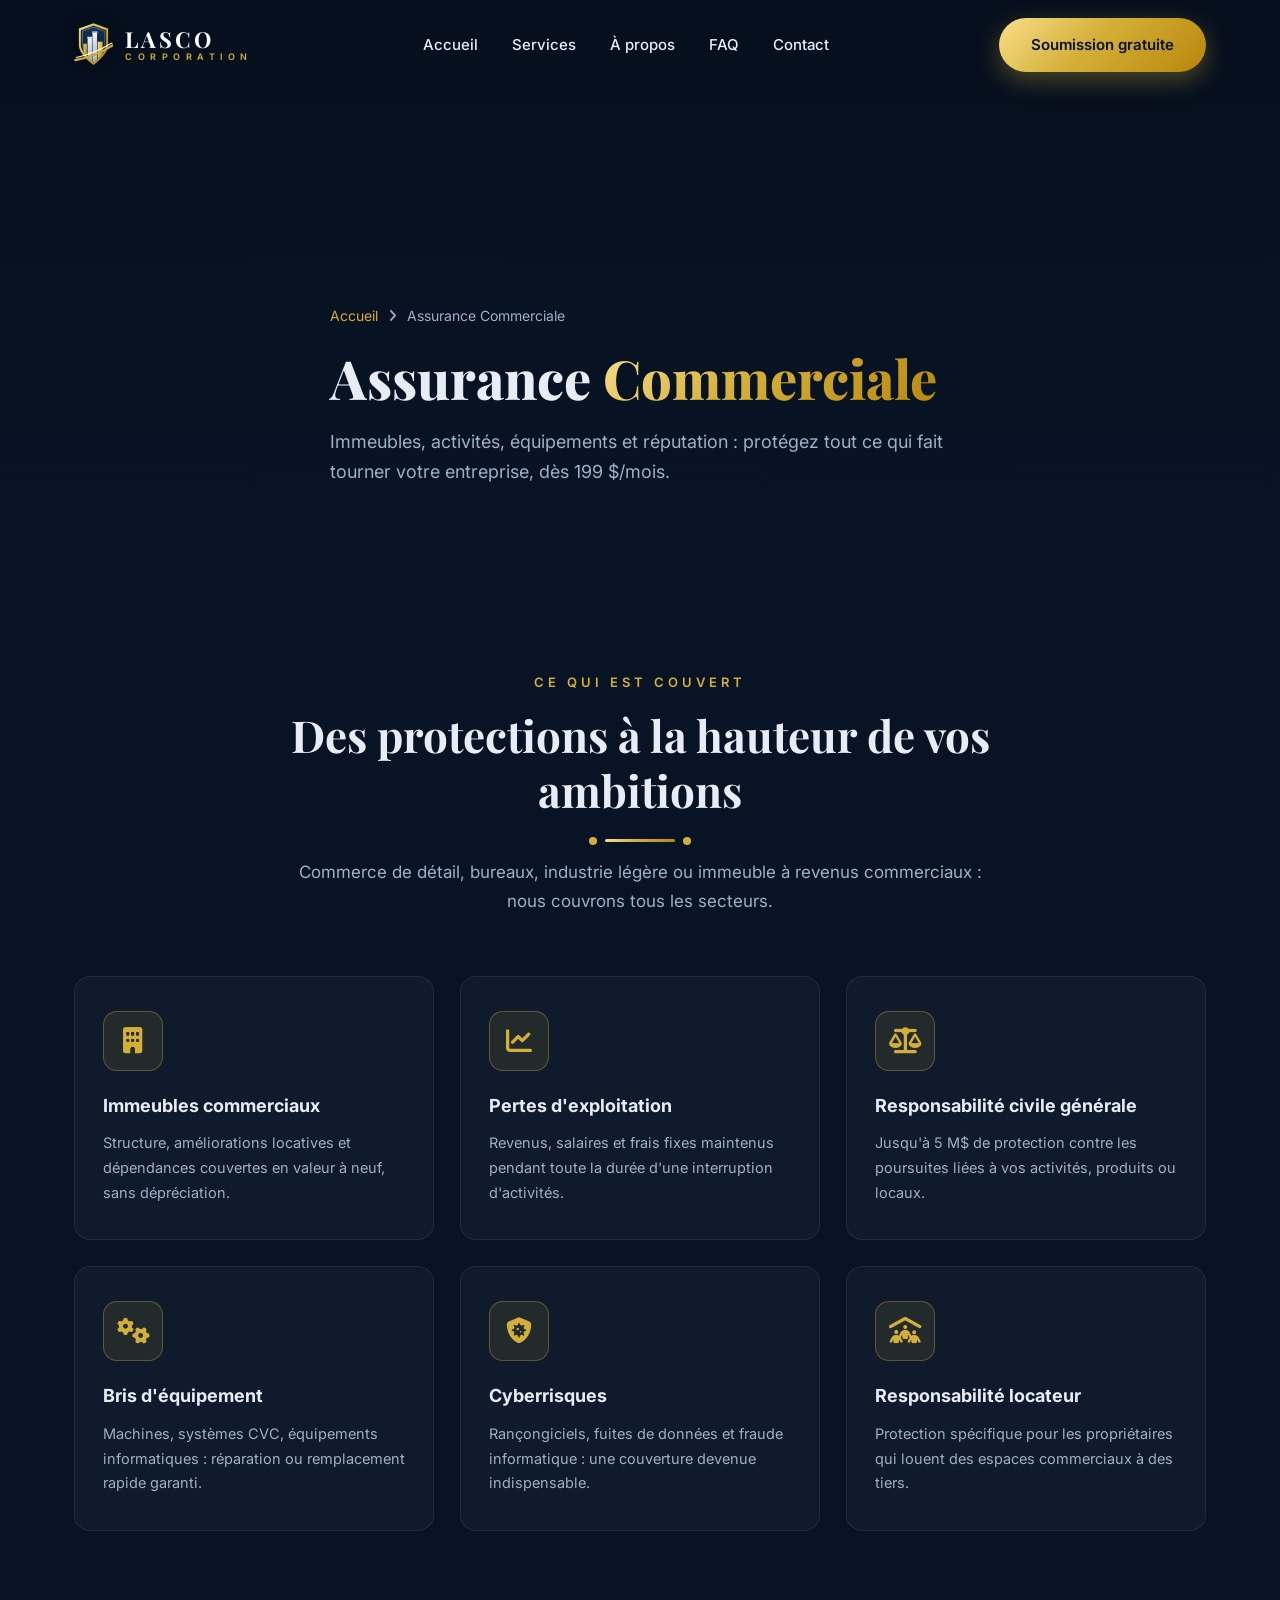
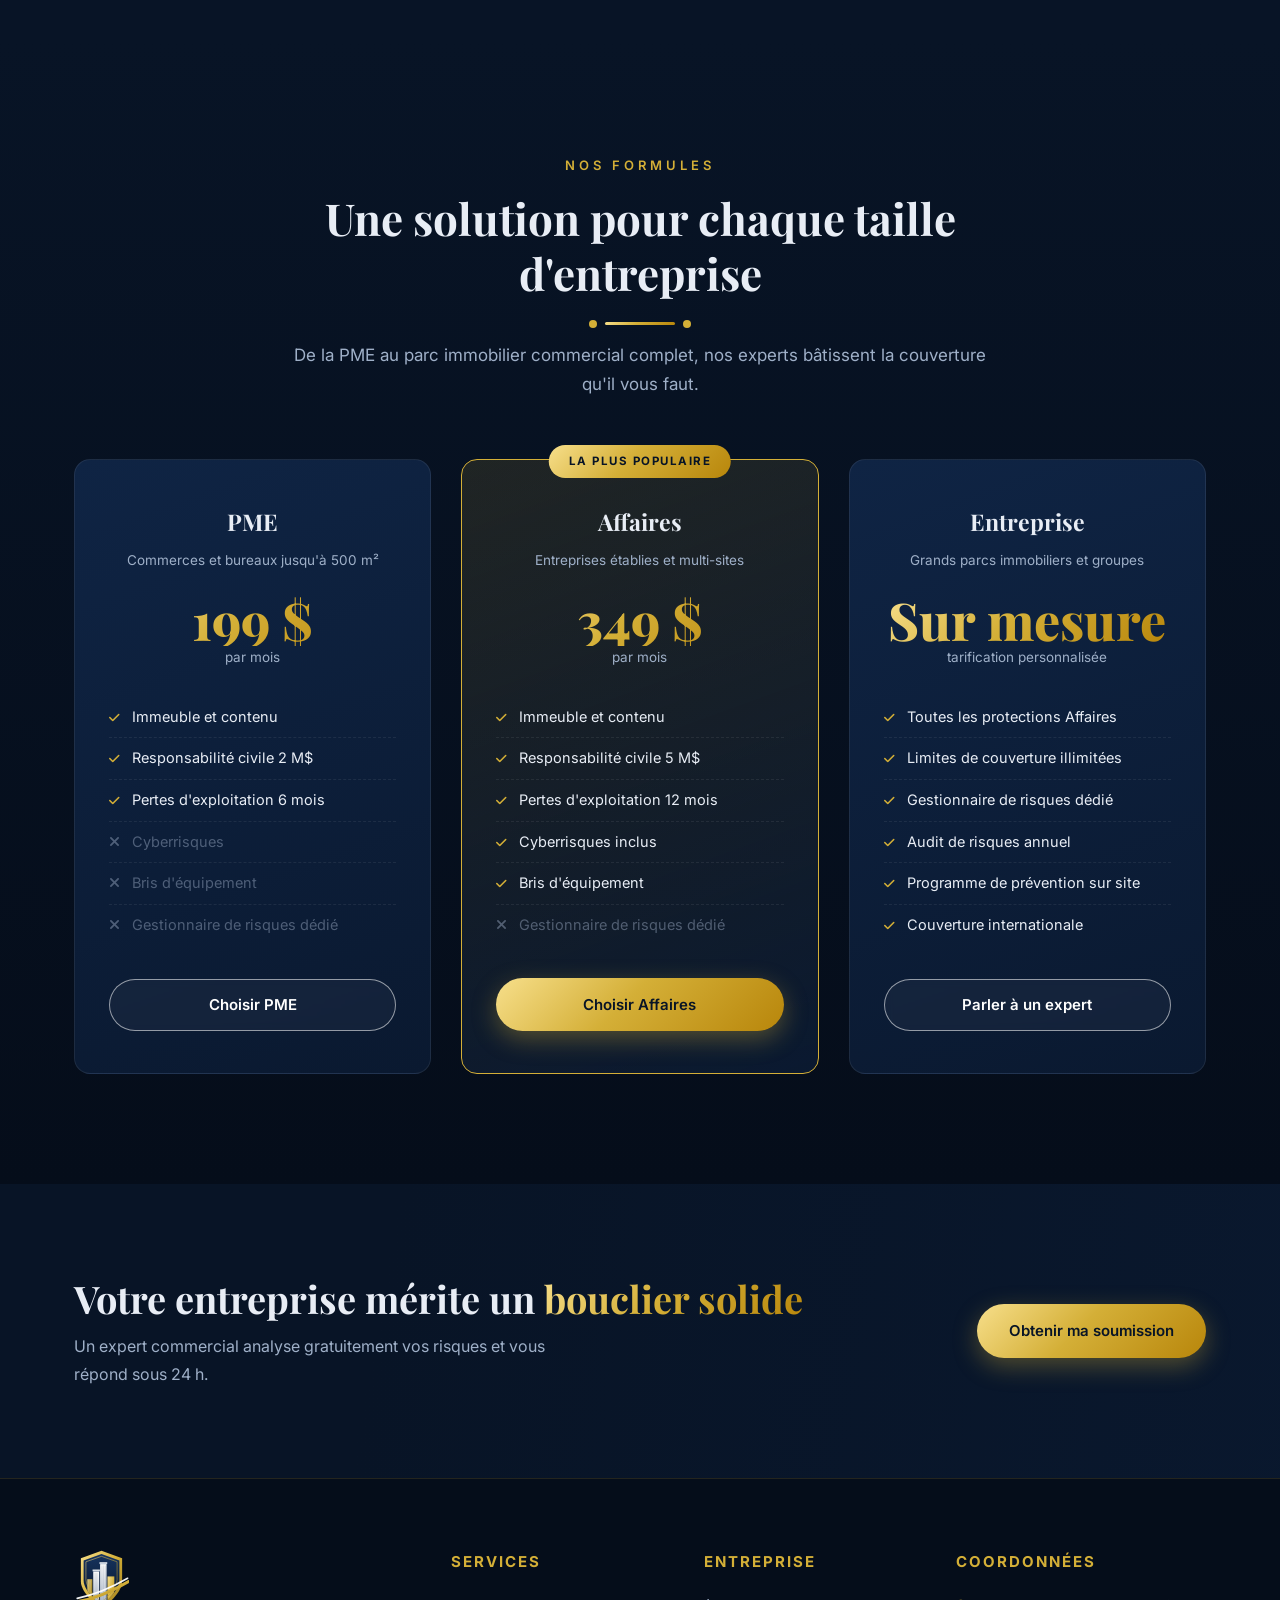
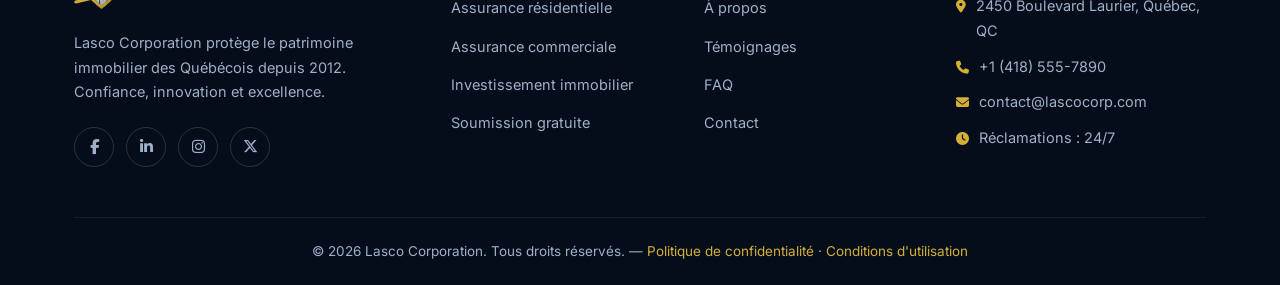
<file: commercial.html>
<!DOCTYPE html>
<html lang="fr">
<head>
<meta charset="UTF-8">
<meta name="viewport" content="width=device-width, initial-scale=1.0">
<title>Assurance Commerciale — Lasco Corporation</title>
<meta name="description" content="Assurance commerciale Lasco : immeubles, pertes d'exploitation, responsabilité civile, cyberrisques. Des protections robustes pour votre entreprise dès 199 $/mois.">
<link rel="icon" type="image/svg+xml" href="logo.svg">
<link rel="preconnect" href="https://fonts.googleapis.com">
<link rel="preconnect" href="https://fonts.gstatic.com" crossorigin>
<link href="https://fonts.googleapis.com/css2?family=Playfair+Display:wght@600;700;800&family=Inter:wght@300;400;500;600;700&display=swap" rel="stylesheet">
<link rel="stylesheet" href="https://cdnjs.cloudflare.com/ajax/libs/font-awesome/6.5.1/css/all.min.css">
<link rel="stylesheet" href="style.css">
</head>
<body>

<!-- NAVBAR -->
<header id="header">
<nav class="navbar container">
<a href="index.html" class="brand">
<img src="logo.svg" alt="Logo Lasco Corporation" class="brand-logo">
<span class="brand-text">LASCO<small>CORPORATION</small></span>
</a>
<ul class="nav-links" id="navLinks">
<li><a href="index.html">Accueil</a></li>
<li><a href="index.html#services">Services</a></li>
<li><a href="index.html#about">À propos</a></li>
<li><a href="index.html#faq">FAQ</a></li>
<li><a href="index.html#contact">Contact</a></li>
</ul>
<a href="index.html#contact" class="btn btn-gold nav-cta">Soumission gratuite</a>
<button class="hamburger" id="hamburger" aria-label="Ouvrir le menu">
<span></span><span></span><span></span>
</button>
</nav>
</header>

<!-- HERO DE PAGE -->
<section class="page-hero" style="background: url('https://images.unsplash.com/photo-1486406146926-c627a92ad1ab?auto=format&fit=crop&w=1920&q=80') center/cover;">
<div class="overlay"></div>
<div class="container page-hero-content">
<div class="breadcrumb fade-in"><a href="index.html">Accueil</a> <i class="fa-solid fa-angle-right"></i> Assurance Commerciale</div>
<h1 class="fade-in delay">Assurance <span class="gold-text">Commerciale</span></h1>
<p class="fade-in delay2">Immeubles, activités, équipements et réputation : protégez tout ce qui fait tourner votre entreprise, dès 199 $/mois.</p>
</div>
</section>

<!-- COUVERTURES -->
<section class="section">
<div class="container">
<div class="section-head reveal">
<span class="kicker">Ce qui est couvert</span>
<h2>Des protections à la hauteur de vos ambitions</h2>
<div class="divider"></div>
<p>Commerce de détail, bureaux, industrie légère ou immeuble à revenus commerciaux : nous couvrons tous les secteurs.</p>
</div>
<div class="coverage-grid">
<div class="cov-card reveal">
<i class="fa-solid fa-building"></i>
<h3>Immeubles commerciaux</h3>
<p>Structure, améliorations locatives et dépendances couvertes en valeur à neuf, sans dépréciation.</p>
</div>
<div class="cov-card reveal">
<i class="fa-solid fa-chart-line"></i>
<h3>Pertes d'exploitation</h3>
<p>Revenus, salaires et frais fixes maintenus pendant toute la durée d'une interruption d'activités.</p>
</div>
<div class="cov-card reveal">
<i class="fa-solid fa-scale-balanced"></i>
<h3>Responsabilité civile générale</h3>
<p>Jusqu'à 5 M$ de protection contre les poursuites liées à vos activités, produits ou locaux.</p>
</div>
<div class="cov-card reveal">
<i class="fa-solid fa-gears"></i>
<h3>Bris d'équipement</h3>
<p>Machines, systèmes CVC, équipements informatiques : réparation ou remplacement rapide garanti.</p>
</div>
<div class="cov-card reveal">
<i class="fa-solid fa-shield-virus"></i>
<h3>Cyberrisques</h3>
<p>Rançongiciels, fuites de données et fraude informatique : une couverture devenue indispensable.</p>
</div>
<div class="cov-card reveal">
<i class="fa-solid fa-people-roof"></i>
<h3>Responsabilité locateur</h3>
<p>Protection spécifique pour les propriétaires qui louent des espaces commerciaux à des tiers.</p>
</div>
</div>
</div>
</section>

<!-- TARIFS -->
<section class="pricing section">
<div class="container">
<div class="section-head reveal">
<span class="kicker">Nos formules</span>
<h2>Une solution pour chaque taille d'entreprise</h2>
<div class="divider"></div>
<p>De la PME au parc immobilier commercial complet, nos experts bâtissent la couverture qu'il vous faut.</p>
</div>
<div class="price-grid">

<div class="price-card reveal">
<h3>PME</h3>
<p class="price-desc">Commerces et bureaux jusqu'à 500 m²</p>
<div class="price">199 $</div>
<div class="price-period">par mois</div>
<ul class="check-list">
<li><i class="fa-solid fa-check"></i> Immeuble et contenu</li>
<li><i class="fa-solid fa-check"></i> Responsabilité civile 2 M$</li>
<li><i class="fa-solid fa-check"></i> Pertes d'exploitation 6 mois</li>
<li class="off"><i class="fa-solid fa-xmark"></i> Cyberrisques</li>
<li class="off"><i class="fa-solid fa-xmark"></i> Bris d'équipement</li>
<li class="off"><i class="fa-solid fa-xmark"></i> Gestionnaire de risques dédié</li>
</ul>
<a href="index.html#contact" class="btn btn-outline">Choisir PME</a>
</div>

<div class="price-card featured reveal">
<span class="badge-pop">La plus populaire</span>
<h3>Affaires</h3>
<p class="price-desc">Entreprises établies et multi-sites</p>
<div class="price">349 $</div>
<div class="price-period">par mois</div>
<ul class="check-list">
<li><i class="fa-solid fa-check"></i> Immeuble et contenu</li>
<li><i class="fa-solid fa-check"></i> Responsabilité civile 5 M$</li>
<li><i class="fa-solid fa-check"></i> Pertes d'exploitation 12 mois</li>
<li><i class="fa-solid fa-check"></i> Cyberrisques inclus</li>
<li><i class="fa-solid fa-check"></i> Bris d'équipement</li>
<li class="off"><i class="fa-solid fa-xmark"></i> Gestionnaire de risques dédié</li>
</ul>
<a href="index.html#contact" class="btn btn-gold">Choisir Affaires</a>
</div>

<div class="price-card reveal">
<h3>Entreprise</h3>
<p class="price-desc">Grands parcs immobiliers et groupes</p>
<div class="price">Sur mesure</div>
<div class="price-period">tarification personnalisée</div>
<ul class="check-list">
<li><i class="fa-solid fa-check"></i> Toutes les protections Affaires</li>
<li><i class="fa-solid fa-check"></i> Limites de couverture illimitées</li>
<li><i class="fa-solid fa-check"></i> Gestionnaire de risques dédié</li>
<li><i class="fa-solid fa-check"></i> Audit de risques annuel</li>
<li><i class="fa-solid fa-check"></i> Programme de prévention sur site</li>
<li><i class="fa-solid fa-check"></i> Couverture internationale</li>
</ul>
<a href="index.html#contact" class="btn btn-outline">Parler à un expert</a>
</div>

</div>
</div>
</section>

<!-- CTA -->
<section class="cta-band">
<div class="container cta-inner reveal">
<div>
<h2>Votre entreprise mérite un <span class="gold-text">bouclier solide</span></h2>
<p>Un expert commercial analyse gratuitement vos risques et vous répond sous 24 h.</p>
</div>
<a href="index.html#contact" class="btn btn-gold">Obtenir ma soumission</a>
</div>
</section>

<!-- FOOTER -->
<footer class="footer">
<div class="container">
<div class="footer-grid">
<div class="footer-brand">
<img src="logo.svg" alt="Logo Lasco Corporation">
<p>Lasco Corporation protège le patrimoine immobilier des Québécois depuis 2012. Confiance, innovation et excellence.</p>
<div class="socials">
<a href="#" aria-label="Facebook"><i class="fa-brands fa-facebook-f"></i></a>
<a href="#" aria-label="LinkedIn"><i class="fa-brands fa-linkedin-in"></i></a>
<a href="#" aria-label="Instagram"><i class="fa-brands fa-instagram"></i></a>
<a href="#" aria-label="X"><i class="fa-brands fa-x-twitter"></i></a>
</div>
</div>
<div class="footer-col">
<h4>Services</h4>
<ul>
<li><a href="residentiel.html">Assurance résidentielle</a></li>
<li><a href="commercial.html">Assurance commerciale</a></li>
<li><a href="investissement.html">Investissement immobilier</a></li>
<li><a href="index.html#contact">Soumission gratuite</a></li>
</ul>
</div>
<div class="footer-col">
<h4>Entreprise</h4>
<ul>
<li><a href="index.html#about">À propos</a></li>
<li><a href="index.html#temoignages">Témoignages</a></li>
<li><a href="index.html#faq">FAQ</a></li>
<li><a href="index.html#contact">Contact</a></li>
</ul>
</div>
<div class="footer-col">
<h4>Coordonnées</h4>
<p><i class="fa-solid fa-location-dot"></i> 2450 Boulevard Laurier, Québec, QC</p>
<p><i class="fa-solid fa-phone"></i> +1 (418) 555-7890</p>
<p><i class="fa-solid fa-envelope"></i> contact@lascocorp.com</p>
<p><i class="fa-solid fa-clock"></i> Réclamations : 24/7</p>
</div>
</div>
<div class="footer-bottom">
© <span id="year">2026</span> Lasco Corporation. Tous droits réservés. — <a href="#">Politique de confidentialité</a> · <a href="#">Conditions d'utilisation</a>
</div>
</div>
</footer>

<button id="backTop" aria-label="Retour en haut"><i class="fa-solid fa-chevron-up"></i></button>

<script src="script.js"></script>
</body>
</html>
</file>
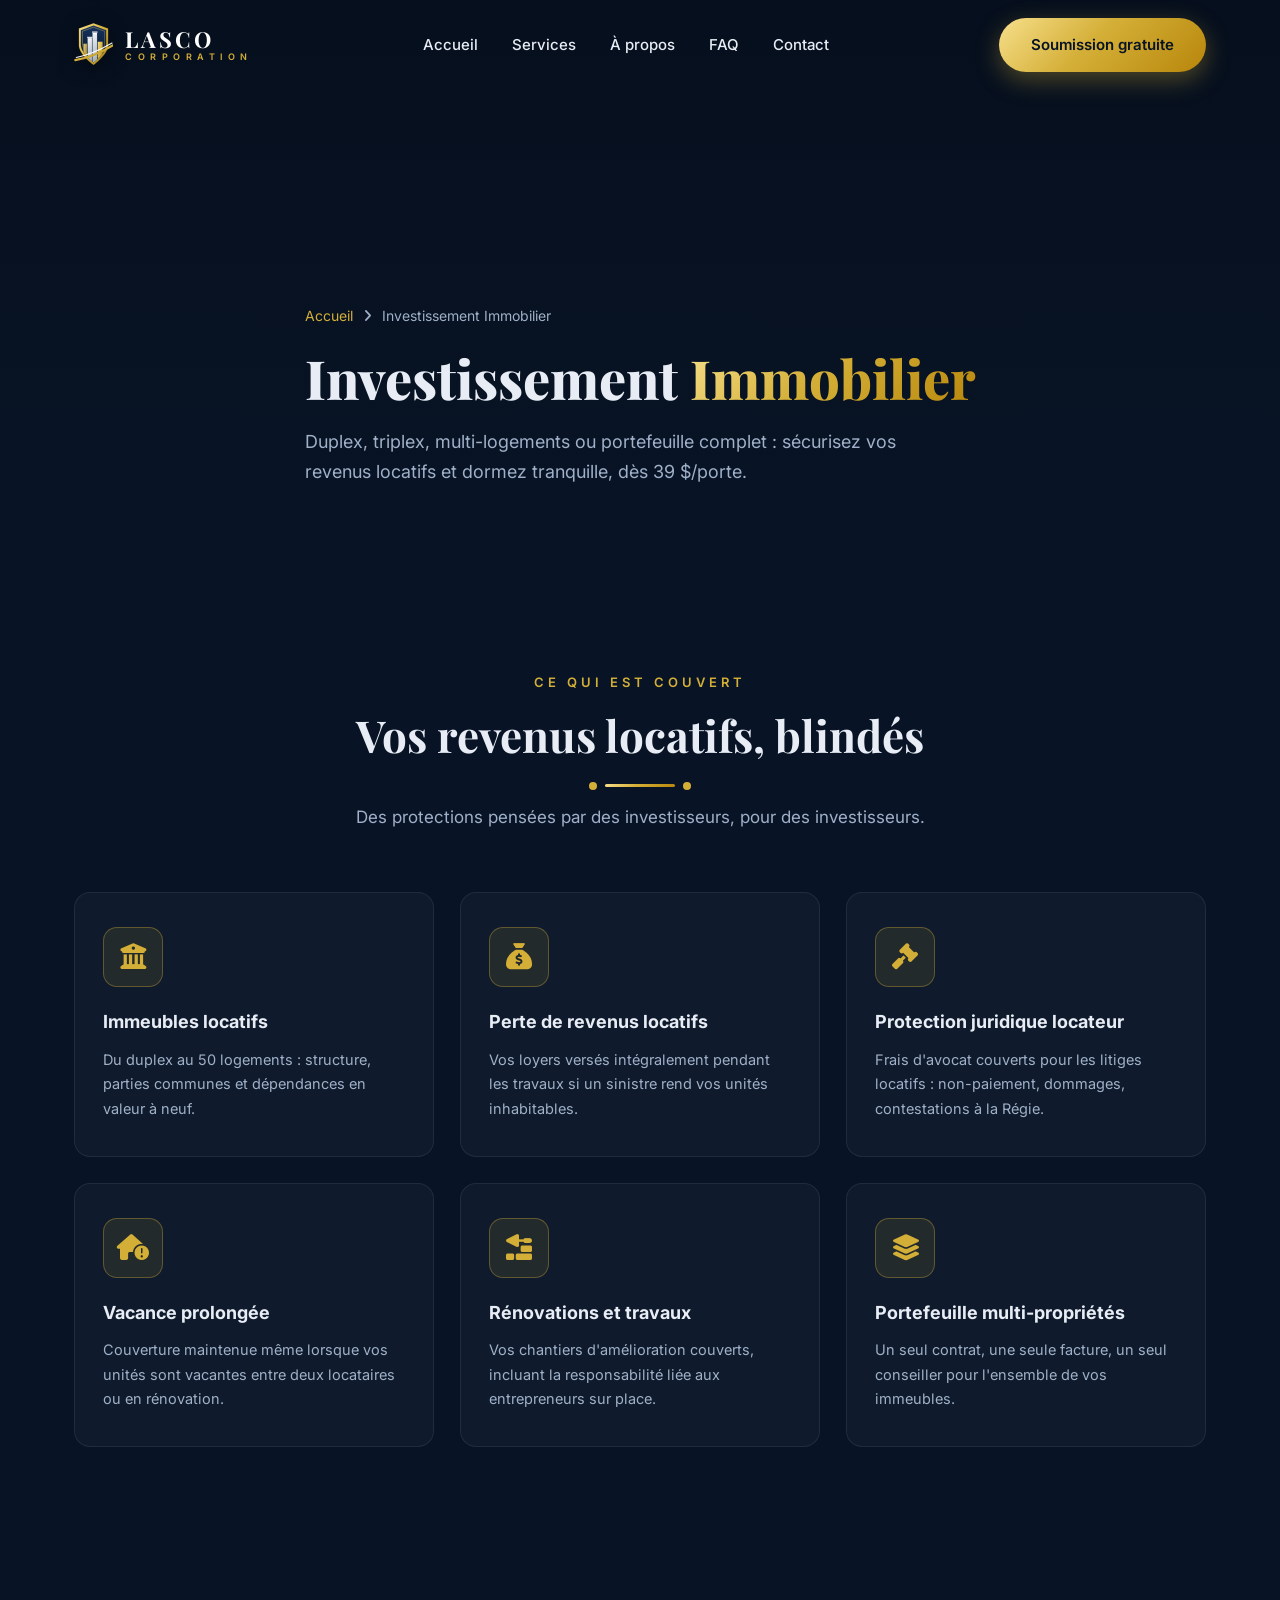
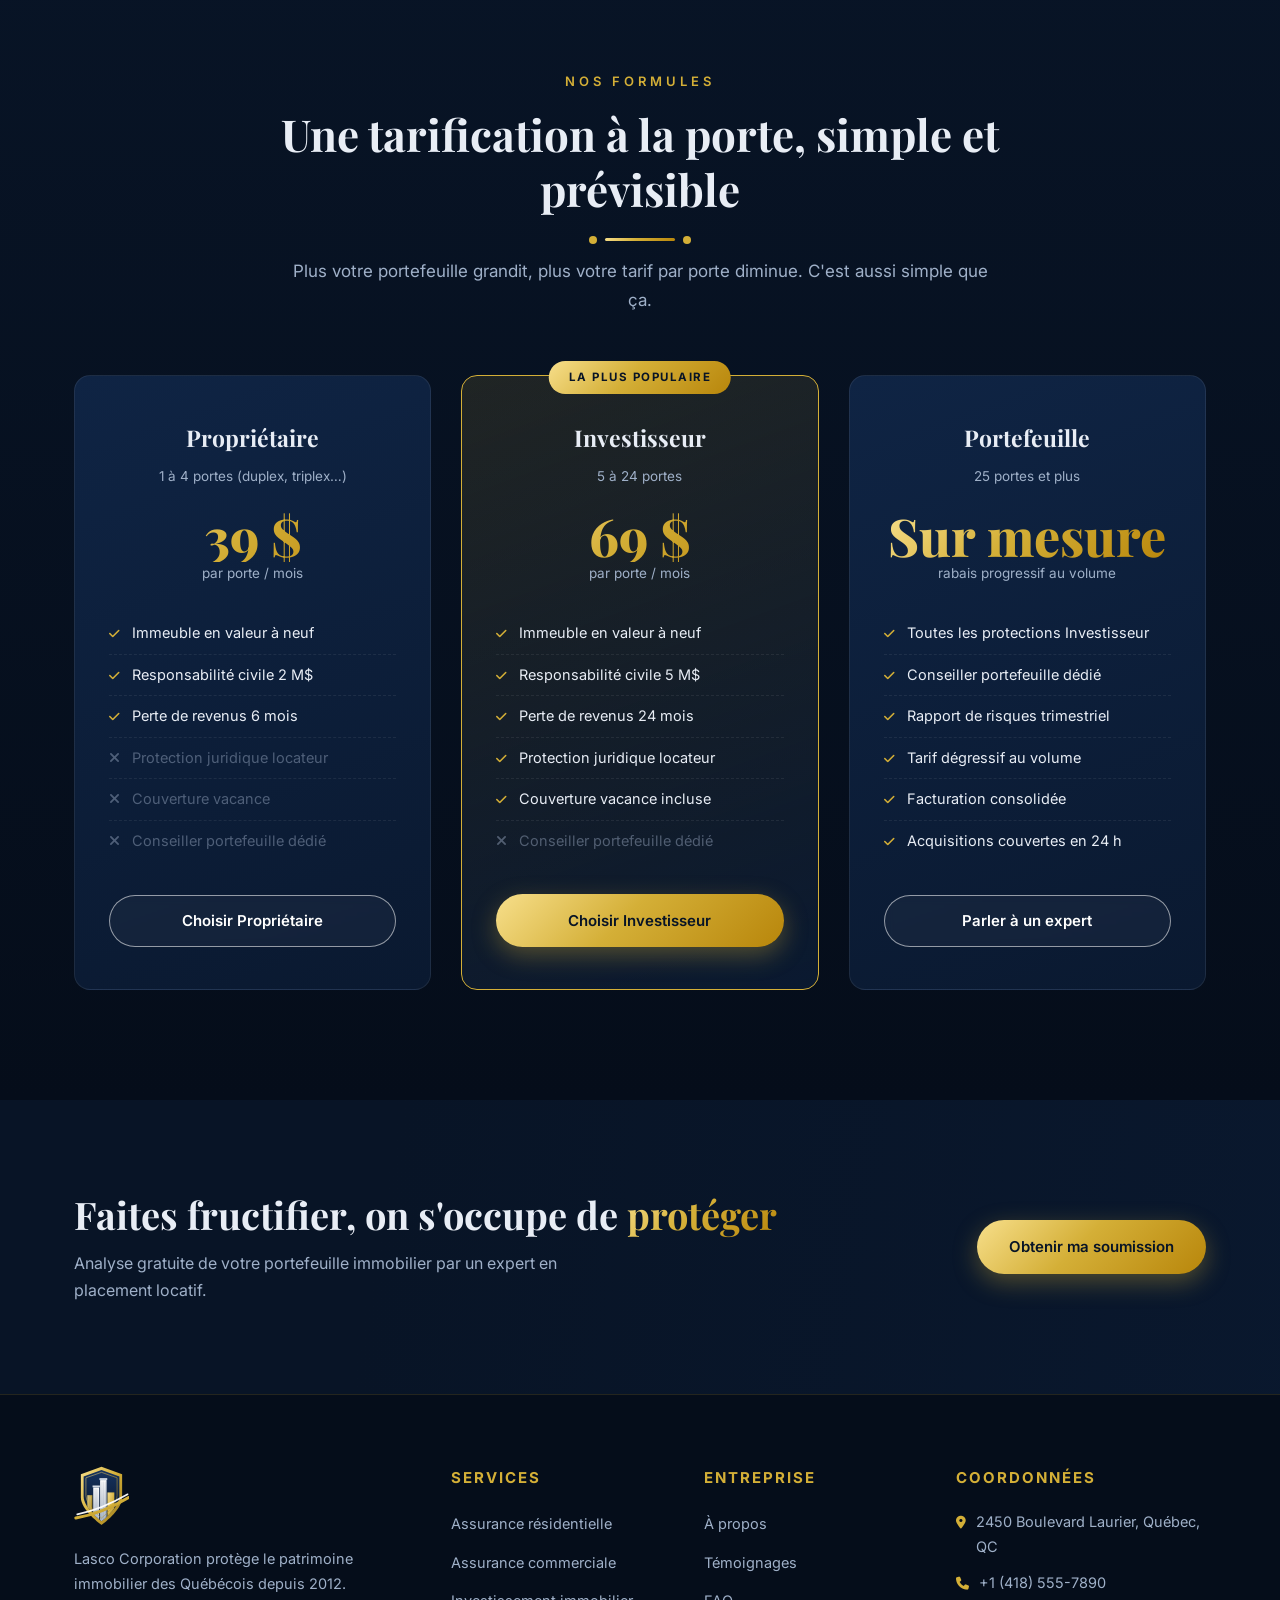
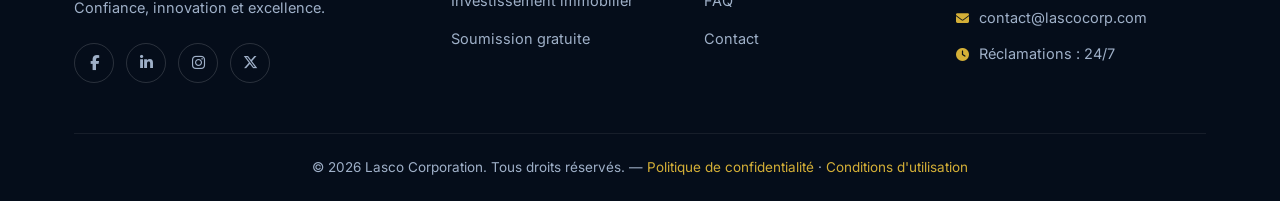
<file: investissement.html>
<!DOCTYPE html>
<html lang="fr">
<head>
<meta charset="UTF-8">
<meta name="viewport" content="width=device-width, initial-scale=1.0">
<title>Investissement Immobilier — Lasco Corporation</title>
<meta name="description" content="Protégez vos immeubles locatifs et vos revenus avec les solutions Investissement de Lasco : perte de revenus locatifs, protection juridique, multi-logements. Dès 39 $/porte.">
<link rel="icon" type="image/svg+xml" href="logo.svg">
<link rel="preconnect" href="https://fonts.googleapis.com">
<link rel="preconnect" href="https://fonts.gstatic.com" crossorigin>
<link href="https://fonts.googleapis.com/css2?family=Playfair+Display:wght@600;700;800&family=Inter:wght@300;400;500;600;700&display=swap" rel="stylesheet">
<link rel="stylesheet" href="https://cdnjs.cloudflare.com/ajax/libs/font-awesome/6.5.1/css/all.min.css">
<link rel="stylesheet" href="style.css">
</head>
<body>

<!-- NAVBAR -->
<header id="header">
<nav class="navbar container">
<a href="index.html" class="brand">
<img src="logo.svg" alt="Logo Lasco Corporation" class="brand-logo">
<span class="brand-text">LASCO<small>CORPORATION</small></span>
</a>
<ul class="nav-links" id="navLinks">
<li><a href="index.html">Accueil</a></li>
<li><a href="index.html#services">Services</a></li>
<li><a href="index.html#about">À propos</a></li>
<li><a href="index.html#faq">FAQ</a></li>
<li><a href="index.html#contact">Contact</a></li>
</ul>
<a href="index.html#contact" class="btn btn-gold nav-cta">Soumission gratuite</a>
<button class="hamburger" id="hamburger" aria-label="Ouvrir le menu">
<span></span><span></span><span></span>
</button>
</nav>
</header>

<!-- HERO DE PAGE -->
<section class="page-hero" style="background: url('https://images.unsplash.com/photo-1554224155-6726b3ff858f?auto=format&fit=crop&w=1920&q=80') center/cover;">
<div class="overlay"></div>
<div class="container page-hero-content">
<div class="breadcrumb fade-in"><a href="index.html">Accueil</a> <i class="fa-solid fa-angle-right"></i> Investissement Immobilier</div>
<h1 class="fade-in delay">Investissement <span class="gold-text">Immobilier</span></h1>
<p class="fade-in delay2">Duplex, triplex, multi-logements ou portefeuille complet : sécurisez vos revenus locatifs et dormez tranquille, dès 39 $/porte.</p>
</div>
</section>

<!-- COUVERTURES -->
<section class="section">
<div class="container">
<div class="section-head reveal">
<span class="kicker">Ce qui est couvert</span>
<h2>Vos revenus locatifs, blindés</h2>
<div class="divider"></div>
<p>Des protections pensées par des investisseurs, pour des investisseurs.</p>
</div>
<div class="coverage-grid">
<div class="cov-card reveal">
<i class="fa-solid fa-building-columns"></i>
<h3>Immeubles locatifs</h3>
<p>Du duplex au 50 logements : structure, parties communes et dépendances en valeur à neuf.</p>
</div>
<div class="cov-card reveal">
<i class="fa-solid fa-sack-dollar"></i>
<h3>Perte de revenus locatifs</h3>
<p>Vos loyers versés intégralement pendant les travaux si un sinistre rend vos unités inhabitables.</p>
</div>
<div class="cov-card reveal">
<i class="fa-solid fa-gavel"></i>
<h3>Protection juridique locateur</h3>
<p>Frais d'avocat couverts pour les litiges locatifs : non-paiement, dommages, contestations à la Régie.</p>
</div>
<div class="cov-card reveal">
<i class="fa-solid fa-house-circle-exclamation"></i>
<h3>Vacance prolongée</h3>
<p>Couverture maintenue même lorsque vos unités sont vacantes entre deux locataires ou en rénovation.</p>
</div>
<div class="cov-card reveal">
<i class="fa-solid fa-trowel-bricks"></i>
<h3>Rénovations et travaux</h3>
<p>Vos chantiers d'amélioration couverts, incluant la responsabilité liée aux entrepreneurs sur place.</p>
</div>
<div class="cov-card reveal">
<i class="fa-solid fa-layer-group"></i>
<h3>Portefeuille multi-propriétés</h3>
<p>Un seul contrat, une seule facture, un seul conseiller pour l'ensemble de vos immeubles.</p>
</div>
</div>
</div>
</section>

<!-- TARIFS -->
<section class="pricing section">
<div class="container">
<div class="section-head reveal">
<span class="kicker">Nos formules</span>
<h2>Une tarification à la porte, simple et prévisible</h2>
<div class="divider"></div>
<p>Plus votre portefeuille grandit, plus votre tarif par porte diminue. C'est aussi simple que ça.</p>
</div>
<div class="price-grid">

<div class="price-card reveal">
<h3>Propriétaire</h3>
<p class="price-desc">1 à 4 portes (duplex, triplex…)</p>
<div class="price">39 $</div>
<div class="price-period">par porte / mois</div>
<ul class="check-list">
<li><i class="fa-solid fa-check"></i> Immeuble en valeur à neuf</li>
<li><i class="fa-solid fa-check"></i> Responsabilité civile 2 M$</li>
<li><i class="fa-solid fa-check"></i> Perte de revenus 6 mois</li>
<li class="off"><i class="fa-solid fa-xmark"></i> Protection juridique locateur</li>
<li class="off"><i class="fa-solid fa-xmark"></i> Couverture vacance</li>
<li class="off"><i class="fa-solid fa-xmark"></i> Conseiller portefeuille dédié</li>
</ul>
<a href="index.html#contact" class="btn btn-outline">Choisir Propriétaire</a>
</div>

<div class="price-card featured reveal">
<span class="badge-pop">La plus populaire</span>
<h3>Investisseur</h3>
<p class="price-desc">5 à 24 portes</p>
<div class="price">69 $</div>
<div class="price-period">par porte / mois</div>
<ul class="check-list">
<li><i class="fa-solid fa-check"></i> Immeuble en valeur à neuf</li>
<li><i class="fa-solid fa-check"></i> Responsabilité civile 5 M$</li>
<li><i class="fa-solid fa-check"></i> Perte de revenus 24 mois</li>
<li><i class="fa-solid fa-check"></i> Protection juridique locateur</li>
<li><i class="fa-solid fa-check"></i> Couverture vacance incluse</li>
<li class="off"><i class="fa-solid fa-xmark"></i> Conseiller portefeuille dédié</li>
</ul>
<a href="index.html#contact" class="btn btn-gold">Choisir Investisseur</a>
</div>

<div class="price-card reveal">
<h3>Portefeuille</h3>
<p class="price-desc">25 portes et plus</p>
<div class="price">Sur mesure</div>
<div class="price-period">rabais progressif au volume</div>
<ul class="check-list">
<li><i class="fa-solid fa-check"></i> Toutes les protections Investisseur</li>
<li><i class="fa-solid fa-check"></i> Conseiller portefeuille dédié</li>
<li><i class="fa-solid fa-check"></i> Rapport de risques trimestriel</li>
<li><i class="fa-solid fa-check"></i> Tarif dégressif au volume</li>
<li><i class="fa-solid fa-check"></i> Facturation consolidée</li>
<li><i class="fa-solid fa-check"></i> Acquisitions couvertes en 24 h</li>
</ul>
<a href="index.html#contact" class="btn btn-outline">Parler à un expert</a>
</div>

</div>
</div>
</section>

<!-- CTA -->
<section class="cta-band">
<div class="container cta-inner reveal">
<div>
<h2>Faites fructifier, on s'occupe de <span class="gold-text">protéger</span></h2>
<p>Analyse gratuite de votre portefeuille immobilier par un expert en placement locatif.</p>
</div>
<a href="index.html#contact" class="btn btn-gold">Obtenir ma soumission</a>
</div>
</section>

<!-- FOOTER -->
<footer class="footer">
<div class="container">
<div class="footer-grid">
<div class="footer-brand">
<img src="logo.svg" alt="Logo Lasco Corporation">
<p>Lasco Corporation protège le patrimoine immobilier des Québécois depuis 2012. Confiance, innovation et excellence.</p>
<div class="socials">
<a href="#" aria-label="Facebook"><i class="fa-brands fa-facebook-f"></i></a>
<a href="#" aria-label="LinkedIn"><i class="fa-brands fa-linkedin-in"></i></a>
<a href="#" aria-label="Instagram"><i class="fa-brands fa-instagram"></i></a>
<a href="#" aria-label="X"><i class="fa-brands fa-x-twitter"></i></a>
</div>
</div>
<div class="footer-col">
<h4>Services</h4>
<ul>
<li><a href="residentiel.html">Assurance résidentielle</a></li>
<li><a href="commercial.html">Assurance commerciale</a></li>
<li><a href="investissement.html">Investissement immobilier</a></li>
<li><a href="index.html#contact">Soumission gratuite</a></li>
</ul>
</div>
<div class="footer-col">
<h4>Entreprise</h4>
<ul>
<li><a href="index.html#about">À propos</a></li>
<li><a href="index.html#temoignages">Témoignages</a></li>
<li><a href="index.html#faq">FAQ</a></li>
<li><a href="index.html#contact">Contact</a></li>
</ul>
</div>
<div class="footer-col">
<h4>Coordonnées</h4>
<p><i class="fa-solid fa-location-dot"></i> 2450 Boulevard Laurier, Québec, QC</p>
<p><i class="fa-solid fa-phone"></i> +1 (418) 555-7890</p>
<p><i class="fa-solid fa-envelope"></i> contact@lascocorp.com</p>
<p><i class="fa-solid fa-clock"></i> Réclamations : 24/7</p>
</div>
</div>
<div class="footer-bottom">
© <span id="year">2026</span> Lasco Corporation. Tous droits réservés. — <a href="#">Politique de confidentialité</a> · <a href="#">Conditions d'utilisation</a>
</div>
</div>
</footer>

<button id="backTop" aria-label="Retour en haut"><i class="fa-solid fa-chevron-up"></i></button>

<script src="script.js"></script>
</body>
</html>
</file>
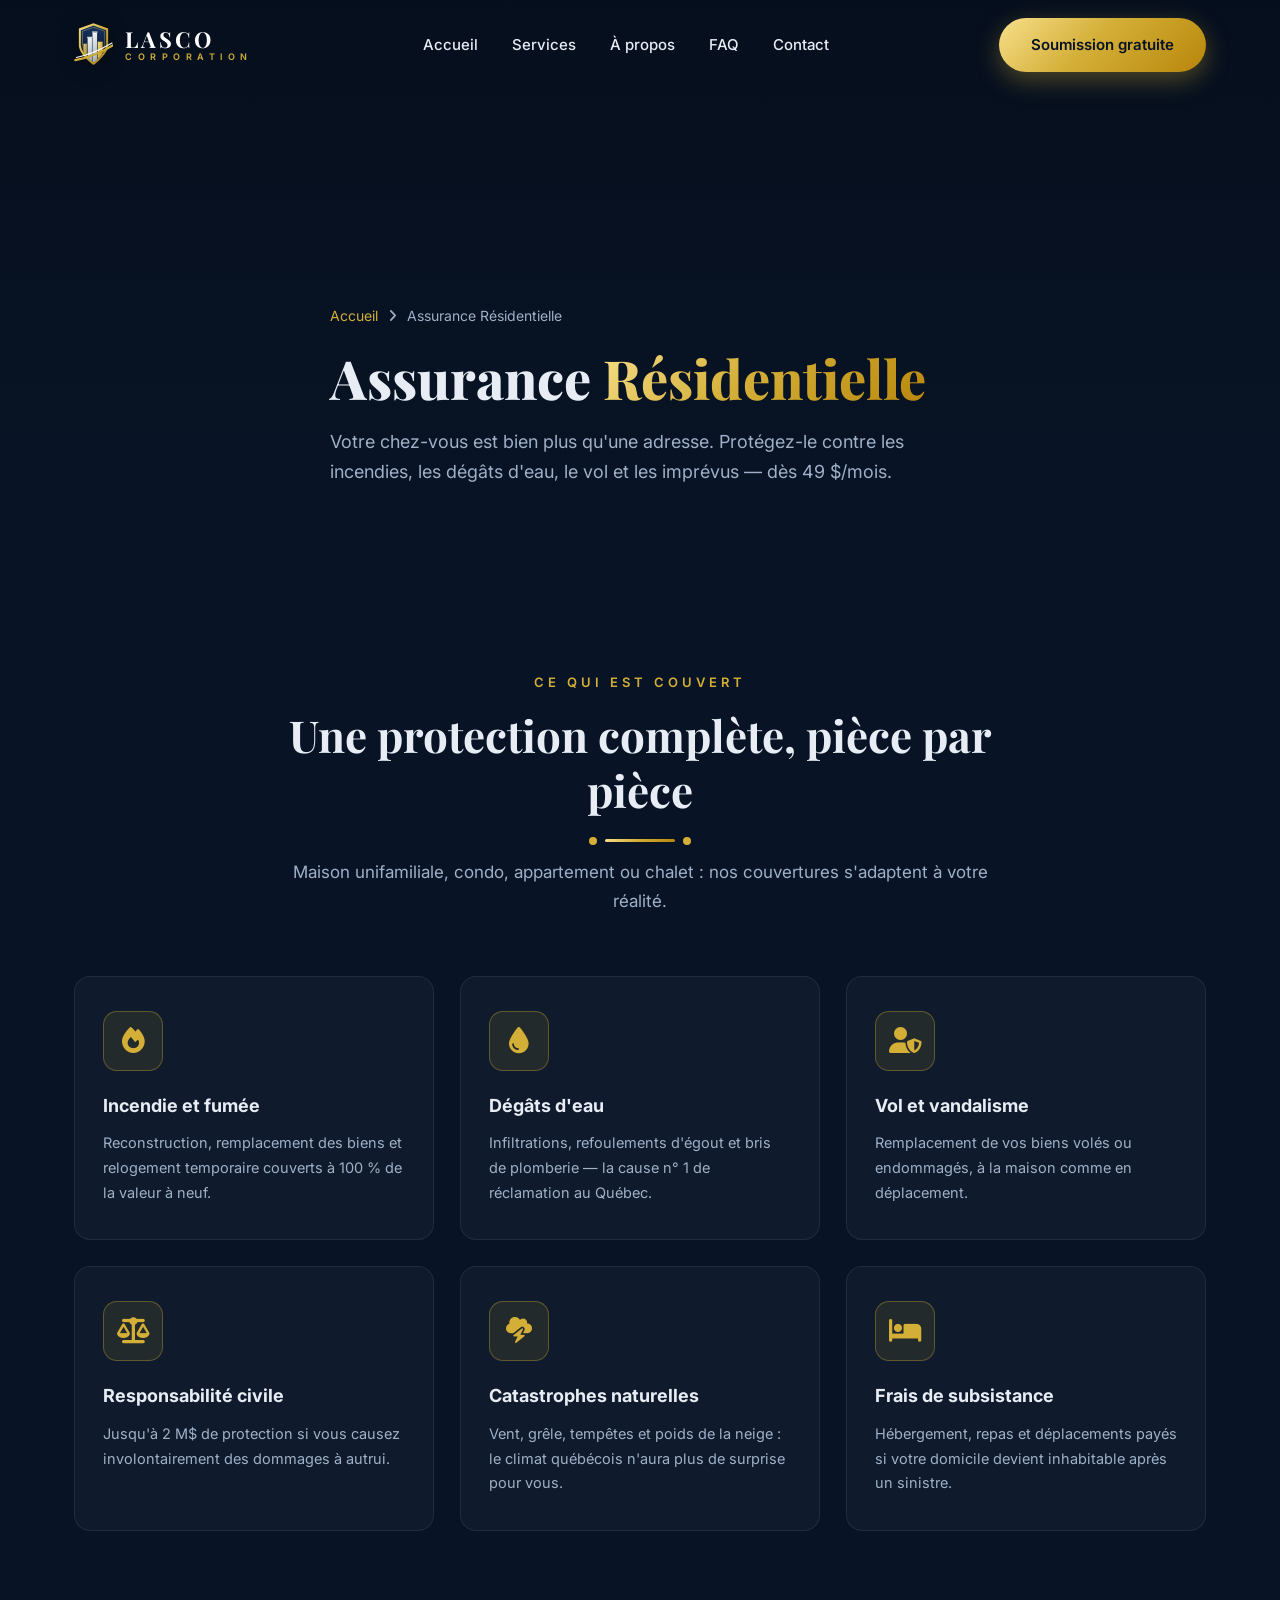
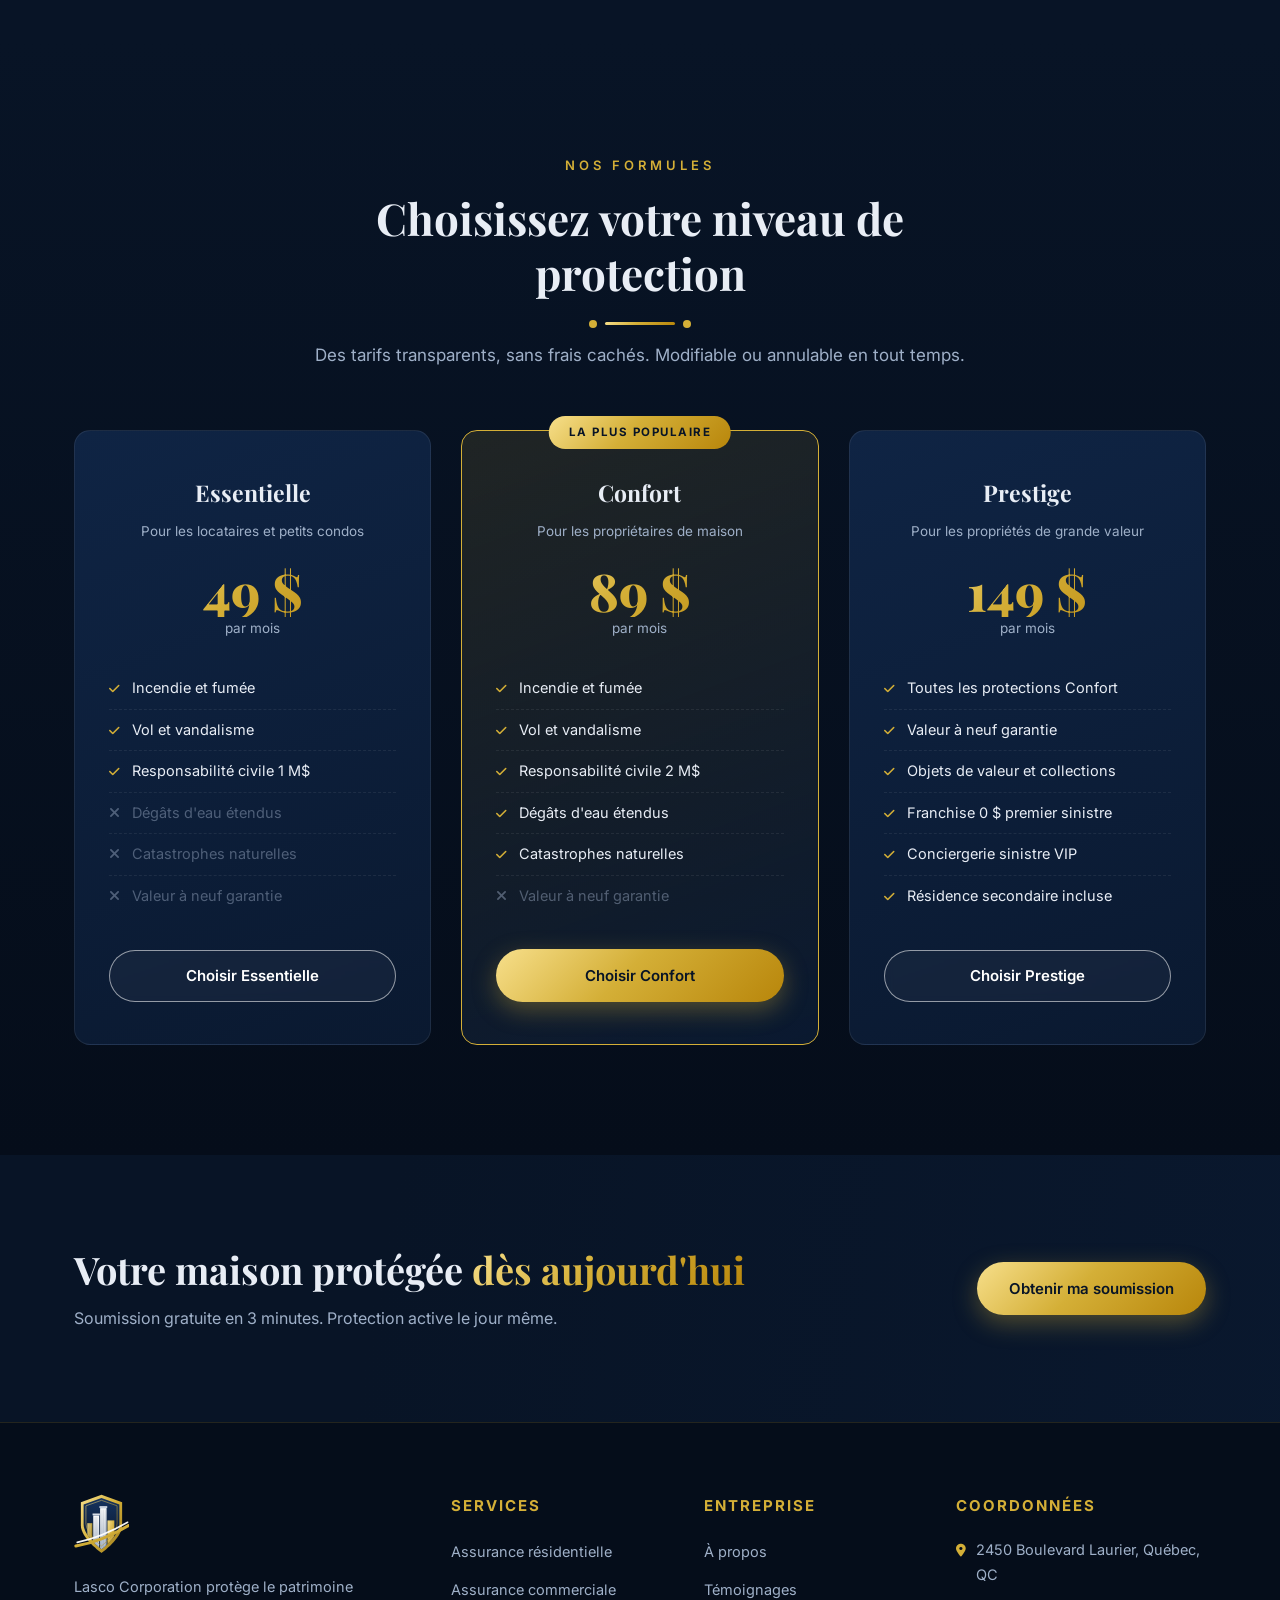
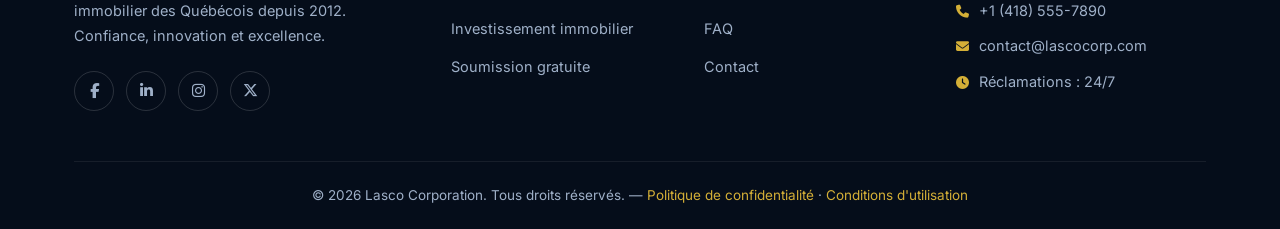
<file: residentiel.html>
<!DOCTYPE html>
<html lang="fr">
<head>
<meta charset="UTF-8">
<meta name="viewport" content="width=device-width, initial-scale=1.0">
<title>Assurance Résidentielle — Lasco Corporation</title>
<meta name="description" content="Protégez votre maison, condo ou appartement avec l'assurance résidentielle Lasco : incendie, dégâts d'eau, vol, responsabilité civile. Dès 49 $/mois.">
<link rel="icon" type="image/svg+xml" href="logo.svg">
<link rel="preconnect" href="https://fonts.googleapis.com">
<link rel="preconnect" href="https://fonts.gstatic.com" crossorigin>
<link href="https://fonts.googleapis.com/css2?family=Playfair+Display:wght@600;700;800&family=Inter:wght@300;400;500;600;700&display=swap" rel="stylesheet">
<link rel="stylesheet" href="https://cdnjs.cloudflare.com/ajax/libs/font-awesome/6.5.1/css/all.min.css">
<link rel="stylesheet" href="style.css">
</head>
<body>

<!-- NAVBAR -->
<header id="header">
<nav class="navbar container">
<a href="index.html" class="brand">
<img src="logo.svg" alt="Logo Lasco Corporation" class="brand-logo">
<span class="brand-text">LASCO<small>CORPORATION</small></span>
</a>
<ul class="nav-links" id="navLinks">
<li><a href="index.html">Accueil</a></li>
<li><a href="index.html#services">Services</a></li>
<li><a href="index.html#about">À propos</a></li>
<li><a href="index.html#faq">FAQ</a></li>
<li><a href="index.html#contact">Contact</a></li>
</ul>
<a href="index.html#contact" class="btn btn-gold nav-cta">Soumission gratuite</a>
<button class="hamburger" id="hamburger" aria-label="Ouvrir le menu">
<span></span><span></span><span></span>
</button>
</nav>
</header>

<!-- HERO DE PAGE -->
<section class="page-hero" style="background: url('https://images.unsplash.com/photo-1568605114967-8130f3a36994?auto=format&fit=crop&w=1920&q=80') center/cover;">
<div class="overlay"></div>
<div class="container page-hero-content">
<div class="breadcrumb fade-in"><a href="index.html">Accueil</a> <i class="fa-solid fa-angle-right"></i> Assurance Résidentielle</div>
<h1 class="fade-in delay">Assurance <span class="gold-text">Résidentielle</span></h1>
<p class="fade-in delay2">Votre chez-vous est bien plus qu'une adresse. Protégez-le contre les incendies, les dégâts d'eau, le vol et les imprévus — dès 49 $/mois.</p>
</div>
</section>

<!-- COUVERTURES -->
<section class="section">
<div class="container">
<div class="section-head reveal">
<span class="kicker">Ce qui est couvert</span>
<h2>Une protection complète, pièce par pièce</h2>
<div class="divider"></div>
<p>Maison unifamiliale, condo, appartement ou chalet : nos couvertures s'adaptent à votre réalité.</p>
</div>
<div class="coverage-grid">
<div class="cov-card reveal">
<i class="fa-solid fa-fire"></i>
<h3>Incendie et fumée</h3>
<p>Reconstruction, remplacement des biens et relogement temporaire couverts à 100 % de la valeur à neuf.</p>
</div>
<div class="cov-card reveal">
<i class="fa-solid fa-droplet"></i>
<h3>Dégâts d'eau</h3>
<p>Infiltrations, refoulements d'égout et bris de plomberie — la cause n° 1 de réclamation au Québec.</p>
</div>
<div class="cov-card reveal">
<i class="fa-solid fa-user-shield"></i>
<h3>Vol et vandalisme</h3>
<p>Remplacement de vos biens volés ou endommagés, à la maison comme en déplacement.</p>
</div>
<div class="cov-card reveal">
<i class="fa-solid fa-scale-balanced"></i>
<h3>Responsabilité civile</h3>
<p>Jusqu'à 2 M$ de protection si vous causez involontairement des dommages à autrui.</p>
</div>
<div class="cov-card reveal">
<i class="fa-solid fa-cloud-bolt"></i>
<h3>Catastrophes naturelles</h3>
<p>Vent, grêle, tempêtes et poids de la neige : le climat québécois n'aura plus de surprise pour vous.</p>
</div>
<div class="cov-card reveal">
<i class="fa-solid fa-bed"></i>
<h3>Frais de subsistance</h3>
<p>Hébergement, repas et déplacements payés si votre domicile devient inhabitable après un sinistre.</p>
</div>
</div>
</div>
</section>

<!-- TARIFS -->
<section class="pricing section">
<div class="container">
<div class="section-head reveal">
<span class="kicker">Nos formules</span>
<h2>Choisissez votre niveau de protection</h2>
<div class="divider"></div>
<p>Des tarifs transparents, sans frais cachés. Modifiable ou annulable en tout temps.</p>
</div>
<div class="price-grid">

<div class="price-card reveal">
<h3>Essentielle</h3>
<p class="price-desc">Pour les locataires et petits condos</p>
<div class="price">49 $</div>
<div class="price-period">par mois</div>
<ul class="check-list">
<li><i class="fa-solid fa-check"></i> Incendie et fumée</li>
<li><i class="fa-solid fa-check"></i> Vol et vandalisme</li>
<li><i class="fa-solid fa-check"></i> Responsabilité civile 1 M$</li>
<li class="off"><i class="fa-solid fa-xmark"></i> Dégâts d'eau étendus</li>
<li class="off"><i class="fa-solid fa-xmark"></i> Catastrophes naturelles</li>
<li class="off"><i class="fa-solid fa-xmark"></i> Valeur à neuf garantie</li>
</ul>
<a href="index.html#contact" class="btn btn-outline">Choisir Essentielle</a>
</div>

<div class="price-card featured reveal">
<span class="badge-pop">La plus populaire</span>
<h3>Confort</h3>
<p class="price-desc">Pour les propriétaires de maison</p>
<div class="price">89 $</div>
<div class="price-period">par mois</div>
<ul class="check-list">
<li><i class="fa-solid fa-check"></i> Incendie et fumée</li>
<li><i class="fa-solid fa-check"></i> Vol et vandalisme</li>
<li><i class="fa-solid fa-check"></i> Responsabilité civile 2 M$</li>
<li><i class="fa-solid fa-check"></i> Dégâts d'eau étendus</li>
<li><i class="fa-solid fa-check"></i> Catastrophes naturelles</li>
<li class="off"><i class="fa-solid fa-xmark"></i> Valeur à neuf garantie</li>
</ul>
<a href="index.html#contact" class="btn btn-gold">Choisir Confort</a>
</div>

<div class="price-card reveal">
<h3>Prestige</h3>
<p class="price-desc">Pour les propriétés de grande valeur</p>
<div class="price">149 $</div>
<div class="price-period">par mois</div>
<ul class="check-list">
<li><i class="fa-solid fa-check"></i> Toutes les protections Confort</li>
<li><i class="fa-solid fa-check"></i> Valeur à neuf garantie</li>
<li><i class="fa-solid fa-check"></i> Objets de valeur et collections</li>
<li><i class="fa-solid fa-check"></i> Franchise 0 $ premier sinistre</li>
<li><i class="fa-solid fa-check"></i> Conciergerie sinistre VIP</li>
<li><i class="fa-solid fa-check"></i> Résidence secondaire incluse</li>
</ul>
<a href="index.html#contact" class="btn btn-outline">Choisir Prestige</a>
</div>

</div>
</div>
</section>

<!-- CTA -->
<section class="cta-band">
<div class="container cta-inner reveal">
<div>
<h2>Votre maison protégée <span class="gold-text">dès aujourd'hui</span></h2>
<p>Soumission gratuite en 3 minutes. Protection active le jour même.</p>
</div>
<a href="index.html#contact" class="btn btn-gold">Obtenir ma soumission</a>
</div>
</section>

<!-- FOOTER -->
<footer class="footer">
<div class="container">
<div class="footer-grid">
<div class="footer-brand">
<img src="logo.svg" alt="Logo Lasco Corporation">
<p>Lasco Corporation protège le patrimoine immobilier des Québécois depuis 2012. Confiance, innovation et excellence.</p>
<div class="socials">
<a href="#" aria-label="Facebook"><i class="fa-brands fa-facebook-f"></i></a>
<a href="#" aria-label="LinkedIn"><i class="fa-brands fa-linkedin-in"></i></a>
<a href="#" aria-label="Instagram"><i class="fa-brands fa-instagram"></i></a>
<a href="#" aria-label="X"><i class="fa-brands fa-x-twitter"></i></a>
</div>
</div>
<div class="footer-col">
<h4>Services</h4>
<ul>
<li><a href="residentiel.html">Assurance résidentielle</a></li>
<li><a href="commercial.html">Assurance commerciale</a></li>
<li><a href="investissement.html">Investissement immobilier</a></li>
<li><a href="index.html#contact">Soumission gratuite</a></li>
</ul>
</div>
<div class="footer-col">
<h4>Entreprise</h4>
<ul>
<li><a href="index.html#about">À propos</a></li>
<li><a href="index.html#temoignages">Témoignages</a></li>
<li><a href="index.html#faq">FAQ</a></li>
<li><a href="index.html#contact">Contact</a></li>
</ul>
</div>
<div class="footer-col">
<h4>Coordonnées</h4>
<p><i class="fa-solid fa-location-dot"></i> 2450 Boulevard Laurier, Québec, QC</p>
<p><i class="fa-solid fa-phone"></i> +1 (418) 555-7890</p>
<p><i class="fa-solid fa-envelope"></i> contact@lascocorp.com</p>
<p><i class="fa-solid fa-clock"></i> Réclamations : 24/7</p>
</div>
</div>
<div class="footer-bottom">
© <span id="year">2026</span> Lasco Corporation. Tous droits réservés. — <a href="#">Politique de confidentialité</a> · <a href="#">Conditions d'utilisation</a>
</div>
</div>
</footer>

<button id="backTop" aria-label="Retour en haut"><i class="fa-solid fa-chevron-up"></i></button>

<script src="script.js"></script>
</body>
</html>
</file>
<file: style.css>
/* ============================================================
   LASCO CORPORATION — Feuille de style principale
   Palette : bleu marine profond + or prestige
   ============================================================ */

:root {
    --navy-950: #050d1a;
    --navy-900: #081426;
    --navy-800: #0a1930;
    --navy-700: #0f2444;
    --navy-600: #16335f;
    --gold: #d4af37;
    --gold-light: #f5d76e;
    --gold-dark: #9c7a1c;
    --text: #e8edf5;
    --muted: #9fb0c8;
    --radius: 16px;
    --shadow: 0 20px 60px rgba(0, 0, 0, .45);
    --grad-gold: linear-gradient(135deg, #f7df8b 0%, #d4af37 45%, #b8860b 100%);
    --font-head: 'Playfair Display', Georgia, serif;
    --font-body: 'Inter', system-ui, -apple-system, sans-serif;
}

* { margin: 0; padding: 0; box-sizing: border-box; }

html {
    scroll-behavior: smooth;
    scroll-padding-top: 90px;
}

body {
    font-family: var(--font-body);
    background: var(--navy-900);
    color: var(--text);
    line-height: 1.7;
    overflow-x: hidden;
}

::selection { background: var(--gold); color: var(--navy-900); }

::-webkit-scrollbar { width: 10px; }
::-webkit-scrollbar-track { background: var(--navy-950); }
::-webkit-scrollbar-thumb { background: linear-gradient(var(--gold-dark), var(--gold)); border-radius: 5px; }

img { max-width: 100%; display: block; }
a { color: inherit; }
ul { list-style: none; }

.container { max-width: 1180px; margin: 0 auto; padding: 0 24px; }
.section { padding: 110px 0; position: relative; }

/* ---------- Titres de section ---------- */
.section-head { text-align: center; max-width: 720px; margin: 0 auto 60px; }

.kicker {
    display: inline-block;
    font-size: 13px;
    font-weight: 600;
    letter-spacing: 4px;
    text-transform: uppercase;
    color: var(--gold);
    margin-bottom: 14px;
}

.section-head h2 {
    font-family: var(--font-head);
    font-size: clamp(30px, 4.5vw, 44px);
    font-weight: 700;
    line-height: 1.25;
}

.section-head p { color: var(--muted); margin-top: 16px; font-size: 17px; }

.divider {
    width: 70px; height: 3px;
    background: var(--grad-gold);
    margin: 22px auto 0;
    border-radius: 2px;
    position: relative;
}
.divider::before, .divider::after {
    content: ''; position: absolute; top: -2.5px;
    width: 8px; height: 8px; border-radius: 50%;
    background: var(--gold);
}
.divider::before { left: -16px; }
.divider::after { right: -16px; }

.gold-text {
    background: var(--grad-gold);
    -webkit-background-clip: text;
    background-clip: text;
    -webkit-text-fill-color: transparent;
}

/* ============================================================
   PRELOADER
   ============================================================ */
#preloader {
    position: fixed; inset: 0; z-index: 9999;
    background: var(--navy-950);
    display: flex; flex-direction: column; align-items: center; justify-content: center;
    gap: 18px;
    transition: opacity .6s ease, visibility .6s;
}
#preloader.hidden { opacity: 0; visibility: hidden; }
#preloader img { width: 90px; animation: pulse 1.4s ease-in-out infinite; }
#preloader span {
    font-size: 12px; letter-spacing: 6px; text-transform: uppercase; color: var(--gold);
}
@keyframes pulse {
    0%, 100% { transform: scale(1); filter: drop-shadow(0 0 0 rgba(212,175,55,0)); }
    50% { transform: scale(1.08); filter: drop-shadow(0 0 24px rgba(212,175,55,.55)); }
}

/* ============================================================
   NAVBAR
   ============================================================ */
#header {
    position: fixed; top: 0; left: 0; right: 0; z-index: 1000;
    transition: background .4s ease, box-shadow .4s ease, padding .4s ease;
    padding: 18px 0;
}
#header.scrolled {
    background: rgba(8, 20, 38, .85);
    backdrop-filter: blur(14px);
    -webkit-backdrop-filter: blur(14px);
    box-shadow: 0 10px 30px rgba(0, 0, 0, .35);
    padding: 10px 0;
    border-bottom: 1px solid rgba(212, 175, 55, .18);
}

.navbar { display: flex; align-items: center; justify-content: space-between; gap: 20px; }

.brand { display: flex; align-items: center; gap: 12px; text-decoration: none; }
.brand-logo { height: 46px; width: auto; filter: drop-shadow(0 4px 10px rgba(0,0,0,.4)); }
.brand-text {
    font-family: var(--font-head);
    font-size: 22px; font-weight: 700; letter-spacing: 3px;
    color: #fff; line-height: 1.05;
    display: flex; flex-direction: column;
}
.brand-text small {
    font-family: var(--font-body);
    font-size: 9px; font-weight: 600; letter-spacing: 5.5px;
    color: var(--gold);
}

.nav-links { display: flex; align-items: center; gap: 34px; }
.nav-links a {
    text-decoration: none; font-size: 15px; font-weight: 500;
    color: var(--text); position: relative; padding: 6px 0;
    transition: color .3s;
}
.nav-links a::after {
    content: ''; position: absolute; left: 0; bottom: 0;
    width: 0; height: 2px; background: var(--grad-gold);
    transition: width .35s ease;
}
.nav-links a:hover, .nav-links a.active { color: var(--gold-light); }
.nav-links a:hover::after, .nav-links a.active::after { width: 100%; }

.nav-cta { white-space: nowrap; }

.hamburger {
    display: none; flex-direction: column; gap: 5px;
    background: none; border: none; cursor: pointer; padding: 6px; z-index: 1100;
}
.hamburger span {
    width: 26px; height: 2.5px; background: var(--gold);
    border-radius: 2px; transition: .35s ease;
}
.hamburger.open span:nth-child(1) { transform: translateY(7.5px) rotate(45deg); }
.hamburger.open span:nth-child(2) { opacity: 0; }
.hamburger.open span:nth-child(3) { transform: translateY(-7.5px) rotate(-45deg); }

/* ============================================================
   BOUTONS
   ============================================================ */
.btn {
    display: inline-block; position: relative; overflow: hidden;
    padding: 14px 32px; border-radius: 50px;
    font-family: var(--font-body); font-size: 15px; font-weight: 600;
    text-decoration: none; cursor: pointer; border: none;
    transition: transform .3s ease, box-shadow .3s ease;
}
.btn-gold {
    background: var(--grad-gold); color: var(--navy-900);
    box-shadow: 0 8px 25px rgba(212, 175, 55, .35);
}
.btn-gold:hover { transform: translateY(-3px); box-shadow: 0 14px 35px rgba(212, 175, 55, .5); }
.btn-outline {
    border: 1.5px solid rgba(255, 255, 255, .55); color: #fff;
    background: rgba(255, 255, 255, .04);
    backdrop-filter: blur(4px);
    padding: 12.5px 32px;
}
.btn-outline:hover {
    border-color: var(--gold); color: var(--gold-light);
    transform: translateY(-3px);
    box-shadow: 0 10px 30px rgba(0, 0, 0, .35);
}
/* Effet de brillance au survol */
.btn-gold::before {
    content: ''; position: absolute; top: 0; left: -80%;
    width: 50%; height: 100%;
    background: linear-gradient(105deg, transparent, rgba(255,255,255,.55), transparent);
    transform: skewX(-20deg);
    transition: left .6s ease;
}
.btn-gold:hover::before { left: 130%; }

/* ============================================================
   HERO
   ============================================================ */
.hero {
    min-height: 100vh;
    display: flex; align-items: center; justify-content: center;
    position: relative;
    background: url('https://images.unsplash.com/photo-1494526585095-c41746248156?auto=format&fit=crop&w=1920&q=80') center/cover fixed;
}
.hero .overlay {
    position: absolute; inset: 0;
    background: linear-gradient(180deg, rgba(5,13,26,.82) 0%, rgba(8,20,38,.72) 50%, var(--navy-900) 100%);
}
#particles { position: absolute; inset: 0; pointer-events: none; }

.hero-content {
    position: relative; z-index: 2;
    text-align: center; max-width: 860px; padding: 140px 24px 100px;
}

.hero-badge {
    display: inline-flex; align-items: center; gap: 10px;
    padding: 9px 22px; border-radius: 50px;
    border: 1px solid rgba(212, 175, 55, .4);
    background: rgba(212, 175, 55, .08);
    backdrop-filter: blur(6px);
    font-size: 13.5px; font-weight: 500; letter-spacing: 1px;
    color: var(--gold-light);
    margin-bottom: 30px;
}
.hero-badge i { font-size: 12px; }

.hero h1 {
    font-family: var(--font-head);
    font-size: clamp(38px, 6vw, 64px);
    font-weight: 800; line-height: 1.18;
    margin-bottom: 26px;
}

.hero-sub {
    font-size: clamp(16px, 2vw, 19px);
    color: var(--muted); font-weight: 300;
    max-width: 640px; margin: 0 auto 40px;
}

.hero-buttons { display: flex; gap: 18px; justify-content: center; flex-wrap: wrap; }

.hero-scroll {
    position: absolute; bottom: 34px; left: 50%; transform: translateX(-50%);
    z-index: 2; color: var(--muted); font-size: 12px; letter-spacing: 3px;
    text-transform: uppercase; text-decoration: none;
    display: flex; flex-direction: column; align-items: center; gap: 10px;
    transition: color .3s;
}
.hero-scroll:hover { color: var(--gold); }
.hero-scroll .mouse {
    width: 24px; height: 38px; border: 2px solid currentColor; border-radius: 14px;
    position: relative;
}
.hero-scroll .mouse::after {
    content: ''; position: absolute; left: 50%; top: 7px;
    width: 4px; height: 8px; border-radius: 2px;
    background: var(--gold); transform: translateX(-50%);
    animation: wheel 1.6s ease-in-out infinite;
}
@keyframes wheel {
    0% { opacity: 1; transform: translate(-50%, 0); }
    100% { opacity: 0; transform: translate(-50%, 14px); }
}

/* ============================================================
   STATISTIQUES
   ============================================================ */
.stats { margin-top: -80px; position: relative; z-index: 5; padding-bottom: 0; }
.stats-card {
    display: grid; grid-template-columns: repeat(4, 1fr);
    background: linear-gradient(160deg, rgba(22, 51, 95, .55), rgba(10, 25, 48, .9));
    border: 1px solid rgba(212, 175, 55, .22);
    backdrop-filter: blur(16px);
    border-radius: var(--radius);
    box-shadow: var(--shadow);
    overflow: hidden;
}
.stat {
    text-align: center; padding: 42px 20px;
    border-right: 1px solid rgba(255, 255, 255, .07);
}
.stat:last-child { border-right: none; }
.stat-num {
    font-family: var(--font-head);
    font-size: clamp(30px, 3.6vw, 44px); font-weight: 800;
    background: var(--grad-gold);
    -webkit-background-clip: text; background-clip: text;
    -webkit-text-fill-color: transparent;
}
.stat-label { font-size: 14px; color: var(--muted); margin-top: 6px; letter-spacing: .5px; }

/* ============================================================
   SERVICES
   ============================================================ */
.cards { display: grid; grid-template-columns: repeat(3, 1fr); gap: 30px; }

.card {
    background: linear-gradient(160deg, var(--navy-700), var(--navy-800));
    border: 1px solid rgba(255, 255, 255, .06);
    border-radius: var(--radius); overflow: hidden;
    text-decoration: none; color: var(--text);
    transition: transform .45s cubic-bezier(.2, .7, .3, 1), box-shadow .45s, border-color .45s;
    display: flex; flex-direction: column;
}
.card:hover {
    transform: translateY(-12px);
    border-color: rgba(212, 175, 55, .5);
    box-shadow: 0 25px 60px rgba(0, 0, 0, .5), 0 0 40px rgba(212, 175, 55, .12);
}

.card-img { height: 210px; overflow: hidden; position: relative; }
.card-img img { width: 100%; height: 100%; object-fit: cover; transition: transform .8s ease; }
.card:hover .card-img img { transform: scale(1.1); }
.card-img::after {
    content: ''; position: absolute; inset: 0;
    background: linear-gradient(180deg, transparent 40%, rgba(10, 25, 48, .85));
}
.card-tag {
    position: absolute; top: 16px; left: 16px; z-index: 2;
    background: var(--grad-gold); color: var(--navy-900);
    font-size: 11px; font-weight: 700; letter-spacing: 1.5px; text-transform: uppercase;
    padding: 6px 14px; border-radius: 30px;
}

.card-body { padding: 28px 28px 30px; flex: 1; display: flex; flex-direction: column; }
.card-body h3 {
    font-family: var(--font-head); font-size: 23px; font-weight: 700; margin-bottom: 12px;
}
.card-body p { color: var(--muted); font-size: 15px; margin-bottom: 18px; }

.card-list { margin-bottom: 22px; }
.card-list li {
    font-size: 14px; color: var(--text); padding: 5px 0;
    display: flex; align-items: center; gap: 10px;
}
.card-list i { color: var(--gold); font-size: 12px; }

.card-link {
    margin-top: auto; font-weight: 600; font-size: 15px; color: var(--gold);
    display: flex; align-items: center; gap: 8px;
    transition: gap .3s ease;
}
.card:hover .card-link { gap: 14px; }

/* ============================================================
   PROCESSUS
   ============================================================ */
.process { background: linear-gradient(180deg, var(--navy-900), var(--navy-950)); }
.steps { display: grid; grid-template-columns: repeat(4, 1fr); gap: 26px; }
.step {
    text-align: center; padding: 40px 22px;
    background: rgba(255, 255, 255, .025);
    border: 1px solid rgba(255, 255, 255, .06);
    border-radius: var(--radius);
    position: relative;
    transition: transform .4s, border-color .4s, background .4s;
}
.step:hover {
    transform: translateY(-8px);
    border-color: rgba(212, 175, 55, .4);
    background: rgba(212, 175, 55, .05);
}
.step-num {
    font-family: var(--font-head); font-size: 54px; font-weight: 800;
    color: transparent;
    -webkit-text-stroke: 1.5px rgba(212, 175, 55, .55);
    line-height: 1; margin-bottom: 14px;
}
.step i { font-size: 30px; color: var(--gold); margin-bottom: 16px; display: block; }
.step h3 { font-size: 18px; margin-bottom: 10px; }
.step p { font-size: 14px; color: var(--muted); }

/* ============================================================
   À PROPOS
   ============================================================ */
.about-grid {
    display: grid; grid-template-columns: 1.05fr 1fr; gap: 60px; align-items: center;
    margin-bottom: 80px;
}
.about-img { position: relative; }
.about-img img { border-radius: var(--radius); box-shadow: var(--shadow); }
.about-img::before {
    content: ''; position: absolute; inset: -18px auto auto -18px;
    width: 45%; height: 45%;
    border-top: 3px solid var(--gold); border-left: 3px solid var(--gold);
    border-radius: 12px 0 0 0;
}
.about-img::after {
    content: ''; position: absolute; inset: auto -18px -18px auto;
    width: 45%; height: 45%;
    border-bottom: 3px solid var(--gold); border-right: 3px solid var(--gold);
    border-radius: 0 0 12px 0;
}
.about-exp {
    position: absolute; bottom: 24px; left: -30px;
    background: var(--grad-gold); color: var(--navy-900);
    border-radius: 14px; padding: 20px 26px; text-align: center;
    box-shadow: 0 16px 40px rgba(0, 0, 0, .45);
}
.about-exp strong { font-family: var(--font-head); font-size: 34px; display: block; line-height: 1.1; }
.about-exp span { font-size: 12.5px; font-weight: 600; letter-spacing: 1px; }

.about-text .kicker { margin-bottom: 10px; }
.about-text h2 {
    font-family: var(--font-head); font-size: clamp(28px, 3.6vw, 40px);
    line-height: 1.25; margin-bottom: 22px;
}
.about-text p { color: var(--muted); margin-bottom: 16px; }

.about-points { margin: 26px 0 34px; }
.about-points li {
    display: flex; gap: 14px; align-items: flex-start; padding: 9px 0; font-size: 15.5px;
}
.about-points i {
    color: var(--navy-900); background: var(--grad-gold);
    min-width: 26px; height: 26px; border-radius: 50%;
    display: flex; align-items: center; justify-content: center;
    font-size: 12px; margin-top: 3px;
}

.values { display: grid; grid-template-columns: repeat(3, 1fr); gap: 30px; }
.value-card {
    background: linear-gradient(160deg, var(--navy-700), var(--navy-800));
    border: 1px solid rgba(255, 255, 255, .06);
    border-radius: var(--radius); overflow: hidden;
    transition: transform .4s, border-color .4s;
}
.value-card:hover { transform: translateY(-8px); border-color: rgba(212, 175, 55, .45); }
.value-card img { height: 180px; width: 100%; object-fit: cover; }
.value-body { padding: 26px; text-align: left; }
.value-body h3 {
    font-family: var(--font-head); font-size: 21px; margin-bottom: 10px;
    display: flex; align-items: center; gap: 12px;
}
.value-body h3 i { color: var(--gold); font-size: 18px; }
.value-body p { color: var(--muted); font-size: 14.5px; }

/* ============================================================
   POURQUOI NOUS
   ============================================================ */
.why { background: linear-gradient(180deg, var(--navy-950), var(--navy-900)); }
.why-grid { display: grid; grid-template-columns: repeat(4, 1fr); gap: 26px; }
.why-card {
    text-align: center; padding: 44px 24px;
    background: rgba(255, 255, 255, .025);
    border: 1px solid rgba(255, 255, 255, .06);
    border-radius: var(--radius);
    transition: transform .4s, border-color .4s, box-shadow .4s;
}
.why-card:hover {
    transform: translateY(-10px);
    border-color: rgba(212, 175, 55, .45);
    box-shadow: 0 20px 50px rgba(0, 0, 0, .4);
}
.why-icon {
    width: 74px; height: 74px; margin: 0 auto 22px;
    border-radius: 50%;
    background: rgba(212, 175, 55, .1);
    border: 1.5px solid rgba(212, 175, 55, .4);
    display: flex; align-items: center; justify-content: center;
    font-size: 28px; color: var(--gold);
    transition: background .4s, transform .4s;
}
.why-card:hover .why-icon {
    background: var(--grad-gold); color: var(--navy-900);
    transform: rotateY(180deg);
}
.why-card h3 { font-size: 18px; margin-bottom: 10px; }
.why-card p { font-size: 14px; color: var(--muted); }

/* ============================================================
   TÉMOIGNAGES
   ============================================================ */
.t-slider { max-width: 780px; margin: 0 auto; position: relative; min-height: 320px; }
.t-slide {
    position: absolute; inset: 0;
    opacity: 0; visibility: hidden; transform: translateY(16px);
    transition: opacity .7s ease, transform .7s ease, visibility .7s;
    text-align: center; padding: 50px 40px;
    background: linear-gradient(160deg, rgba(22, 51, 95, .4), rgba(10, 25, 48, .85));
    border: 1px solid rgba(212, 175, 55, .2);
    border-radius: var(--radius);
    backdrop-filter: blur(10px);
    display: flex; flex-direction: column; justify-content: center; gap: 18px;
}
.t-slide.active { opacity: 1; visibility: visible; transform: translateY(0); position: relative; }
.t-stars { color: var(--gold); font-size: 16px; letter-spacing: 4px; }
.t-quote { font-size: 18px; font-style: italic; color: var(--text); line-height: 1.8; }
.t-author strong { display: block; font-size: 16px; color: var(--gold-light); }
.t-author span { font-size: 13.5px; color: var(--muted); }

.t-dots { display: flex; justify-content: center; gap: 12px; margin-top: 34px; }
.t-dot {
    width: 11px; height: 11px; border-radius: 50%;
    background: rgba(255, 255, 255, .2); border: none; cursor: pointer;
    transition: background .3s, transform .3s;
}
.t-dot.active { background: var(--gold); transform: scale(1.35); }

/* ============================================================
   FAQ
   ============================================================ */
.faq { background: linear-gradient(180deg, var(--navy-900), var(--navy-950)); }
.faq-list { max-width: 800px; margin: 0 auto; }
.faq-item {
    background: rgba(255, 255, 255, .03);
    border: 1px solid rgba(255, 255, 255, .07);
    border-radius: 14px; margin-bottom: 16px; overflow: hidden;
    transition: border-color .3s;
}
.faq-item.open { border-color: rgba(212, 175, 55, .45); }
.faq-q {
    width: 100%; background: none; border: none; cursor: pointer;
    display: flex; justify-content: space-between; align-items: center; gap: 16px;
    padding: 22px 26px; text-align: left;
    font-family: var(--font-body); font-size: 16.5px; font-weight: 600; color: var(--text);
}
.faq-q i { color: var(--gold); transition: transform .35s ease; }
.faq-item.open .faq-q i { transform: rotate(180deg); }
.faq-a {
    max-height: 0; overflow: hidden;
    transition: max-height .45s ease, padding .45s ease;
    padding: 0 26px; color: var(--muted); font-size: 15px;
}
.faq-item.open .faq-a { max-height: 300px; padding: 0 26px 24px; }

/* ============================================================
   BANDEAU CTA
   ============================================================ */
.cta-band {
    background:
        linear-gradient(100deg, rgba(8, 20, 38, .92) 30%, rgba(10, 25, 48, .75)),
        url('https://images.unsplash.com/photo-1444723121867-7a241cacace9?auto=format&fit=crop&w=1920&q=80') center/cover;
    padding: 90px 0;
}
.cta-inner {
    display: flex; align-items: center; justify-content: space-between;
    gap: 40px; flex-wrap: wrap;
}
.cta-inner h2 {
    font-family: var(--font-head); font-size: clamp(26px, 3.6vw, 38px); line-height: 1.3;
}
.cta-inner p { color: var(--muted); margin-top: 10px; max-width: 520px; }

/* ============================================================
   CONTACT
   ============================================================ */
.contact-grid { display: grid; grid-template-columns: 1fr 1.35fr; gap: 40px; align-items: start; }

.contact-info { display: flex; flex-direction: column; gap: 20px; }
.info-card {
    display: flex; gap: 18px; align-items: flex-start;
    background: rgba(255, 255, 255, .03);
    border: 1px solid rgba(255, 255, 255, .07);
    border-radius: 14px; padding: 24px;
    transition: border-color .3s, transform .3s;
}
.info-card:hover { border-color: rgba(212, 175, 55, .45); transform: translateX(6px); }
.info-card i {
    min-width: 50px; height: 50px; border-radius: 12px;
    background: rgba(212, 175, 55, .12); border: 1px solid rgba(212, 175, 55, .35);
    color: var(--gold); font-size: 19px;
    display: flex; align-items: center; justify-content: center;
}
.info-card h3 { font-size: 16px; margin-bottom: 4px; }
.info-card p, .info-card a { color: var(--muted); font-size: 14.5px; text-decoration: none; }
.info-card a:hover { color: var(--gold-light); }

.contact-form {
    background: linear-gradient(160deg, rgba(22, 51, 95, .35), rgba(10, 25, 48, .9));
    border: 1px solid rgba(212, 175, 55, .2);
    border-radius: var(--radius); padding: 40px;
    backdrop-filter: blur(10px);
}
.contact-form h3 { font-family: var(--font-head); font-size: 24px; margin-bottom: 6px; }
.contact-form > p { color: var(--muted); font-size: 14.5px; margin-bottom: 26px; }

.form-row { display: grid; grid-template-columns: 1fr 1fr; gap: 18px; }
.form-group { margin-bottom: 18px; }
.form-group label {
    display: block; font-size: 13.5px; font-weight: 600;
    margin-bottom: 8px; color: var(--text); letter-spacing: .3px;
}
.form-group input, .form-group select, .form-group textarea {
    width: 100%; padding: 13px 16px;
    background: rgba(5, 13, 26, .6);
    border: 1px solid rgba(255, 255, 255, .12);
    border-radius: 10px; color: var(--text);
    font-family: var(--font-body); font-size: 15px;
    transition: border-color .3s, box-shadow .3s;
}
.form-group input:focus, .form-group select:focus, .form-group textarea:focus {
    outline: none; border-color: var(--gold);
    box-shadow: 0 0 0 3px rgba(212, 175, 55, .15);
}
.form-group textarea { resize: vertical; min-height: 110px; }
.form-group select option { background: var(--navy-800); }

.form-success {
    display: none; text-align: center; padding: 18px;
    background: rgba(46, 160, 90, .12); border: 1px solid rgba(46, 160, 90, .45);
    border-radius: 10px; color: #7fd8a2; font-size: 15px; margin-top: 18px;
}
.form-success.visible { display: block; animation: fadeIn .5s; }

/* ============================================================
   FOOTER
   ============================================================ */
.footer {
    background: var(--navy-950);
    border-top: 1px solid rgba(212, 175, 55, .15);
    padding: 70px 0 0;
}
.footer-grid {
    display: grid; grid-template-columns: 1.6fr 1fr 1fr 1.2fr;
    gap: 44px; padding-bottom: 50px;
}
.footer-brand img { height: 64px; margin-bottom: 18px; }
.footer-brand p { color: var(--muted); font-size: 14.5px; max-width: 300px; }

.socials { display: flex; gap: 12px; margin-top: 22px; }
.socials a {
    width: 40px; height: 40px; border-radius: 50%;
    border: 1px solid rgba(255, 255, 255, .15);
    display: flex; align-items: center; justify-content: center;
    color: var(--muted); font-size: 15px; text-decoration: none;
    transition: all .3s;
}
.socials a:hover {
    background: var(--grad-gold); color: var(--navy-900);
    border-color: transparent; transform: translateY(-4px);
}

.footer-col h4 {
    font-size: 15px; letter-spacing: 2px; text-transform: uppercase;
    color: var(--gold); margin-bottom: 20px;
}
.footer-col ul li { margin-bottom: 11px; }
.footer-col a {
    color: var(--muted); text-decoration: none; font-size: 14.5px; transition: color .3s, padding-left .3s;
}
.footer-col a:hover { color: var(--gold-light); padding-left: 6px; }
.footer-col p { color: var(--muted); font-size: 14.5px; margin-bottom: 11px; display: flex; gap: 10px; align-items: baseline; }
.footer-col p i { color: var(--gold); font-size: 13px; }

.footer-bottom {
    border-top: 1px solid rgba(255, 255, 255, .07);
    padding: 22px 0; text-align: center;
    color: var(--muted); font-size: 13.5px;
}
.footer-bottom a { color: var(--gold); text-decoration: none; }

/* ============================================================
   RETOUR EN HAUT
   ============================================================ */
#backTop {
    position: fixed; bottom: 26px; right: 26px; z-index: 900;
    width: 48px; height: 48px; border-radius: 50%;
    background: var(--grad-gold); color: var(--navy-900);
    border: none; cursor: pointer; font-size: 17px;
    box-shadow: 0 10px 30px rgba(212, 175, 55, .4);
    opacity: 0; visibility: hidden; transform: translateY(16px);
    transition: all .4s ease;
}
#backTop.visible { opacity: 1; visibility: visible; transform: translateY(0); }
#backTop:hover { transform: translateY(-4px); }

/* ============================================================
   PAGES DE SERVICE
   ============================================================ */
.page-hero {
    min-height: 62vh;
    display: flex; align-items: flex-end;
    position: relative; padding-bottom: 70px;
}
.page-hero .overlay {
    position: absolute; inset: 0;
    background: linear-gradient(180deg, rgba(5, 13, 26, .75), var(--navy-900));
}
.page-hero-content { position: relative; z-index: 2; }
.breadcrumb {
    font-size: 14px; color: var(--muted); margin-bottom: 18px;
    display: flex; gap: 10px; align-items: center;
}
.breadcrumb a { color: var(--gold); text-decoration: none; }
.breadcrumb a:hover { text-decoration: underline; }
.page-hero h1 {
    font-family: var(--font-head);
    font-size: clamp(34px, 5vw, 54px); font-weight: 800; line-height: 1.2;
    max-width: 700px;
}
.page-hero p { color: var(--muted); font-size: 18px; max-width: 620px; margin-top: 16px; }

.coverage-grid { display: grid; grid-template-columns: repeat(3, 1fr); gap: 26px; }
.cov-card {
    background: rgba(255, 255, 255, .03);
    border: 1px solid rgba(255, 255, 255, .07);
    border-radius: var(--radius); padding: 34px 28px;
    transition: transform .4s, border-color .4s;
}
.cov-card:hover { transform: translateY(-8px); border-color: rgba(212, 175, 55, .45); }
.cov-card i {
    font-size: 26px; color: var(--gold);
    width: 60px; height: 60px; border-radius: 14px;
    background: rgba(212, 175, 55, .1); border: 1px solid rgba(212, 175, 55, .35);
    display: flex; align-items: center; justify-content: center;
    margin-bottom: 20px;
}
.cov-card h3 { font-size: 18px; margin-bottom: 10px; }
.cov-card p { font-size: 14.5px; color: var(--muted); }

/* Tarifs */
.pricing { background: linear-gradient(180deg, var(--navy-900), var(--navy-950)); }
.price-grid { display: grid; grid-template-columns: repeat(3, 1fr); gap: 30px; align-items: stretch; }
.price-card {
    background: linear-gradient(160deg, var(--navy-700), var(--navy-800));
    border: 1px solid rgba(255, 255, 255, .08);
    border-radius: var(--radius); padding: 42px 34px;
    text-align: center; position: relative;
    display: flex; flex-direction: column;
    transition: transform .4s, border-color .4s, box-shadow .4s;
}
.price-card:hover { transform: translateY(-10px); box-shadow: var(--shadow); }
.price-card.featured {
    border-color: var(--gold);
    background: linear-gradient(160deg, rgba(212, 175, 55, .12), var(--navy-800));
    transform: scale(1.04);
}
.price-card.featured:hover { transform: scale(1.04) translateY(-10px); }
.badge-pop {
    position: absolute; top: -15px; left: 50%; transform: translateX(-50%);
    background: var(--grad-gold); color: var(--navy-900);
    font-size: 11.5px; font-weight: 700; letter-spacing: 1.5px; text-transform: uppercase;
    padding: 7px 20px; border-radius: 30px; white-space: nowrap;
}
.price-card h3 { font-family: var(--font-head); font-size: 23px; margin-bottom: 8px; }
.price-card .price-desc { font-size: 13.5px; color: var(--muted); margin-bottom: 22px; }
.price {
    font-family: var(--font-head); font-size: 52px; font-weight: 800;
    background: var(--grad-gold);
    -webkit-background-clip: text; background-clip: text;
    -webkit-text-fill-color: transparent;
    line-height: 1;
}
.price-period { font-size: 13.5px; color: var(--muted); margin-bottom: 28px; }
.check-list { text-align: left; margin-bottom: 32px; flex: 1; }
.check-list li {
    padding: 8px 0; font-size: 14.5px;
    display: flex; gap: 12px; align-items: baseline;
    border-bottom: 1px dashed rgba(255, 255, 255, .07);
}
.check-list li:last-child { border-bottom: none; }
.check-list i.fa-check { color: var(--gold); font-size: 12px; }
.check-list li.off { color: rgba(159, 176, 200, .45); }
.check-list li.off i { color: rgba(159, 176, 200, .45); }

/* ============================================================
   ANIMATIONS AU DÉFILEMENT
   ============================================================ */
.reveal {
    opacity: 0; transform: translateY(36px);
    transition: opacity .8s cubic-bezier(.2, .65, .3, 1), transform .8s cubic-bezier(.2, .65, .3, 1);
}
.reveal.visible { opacity: 1; transform: translateY(0); }

.fade-in { opacity: 0; transform: translateY(24px); animation: fadeIn 1s ease forwards; }
.delay { animation-delay: .35s; }
.delay2 { animation-delay: .7s; }
.delay3 { animation-delay: 1.05s; }
@keyframes fadeIn { to { opacity: 1; transform: translateY(0); } }

@media (prefers-reduced-motion: reduce) {
    *, *::before, *::after { animation-duration: .01ms !important; transition-duration: .01ms !important; }
    html { scroll-behavior: auto; }
    .reveal { opacity: 1; transform: none; }
}

/* ============================================================
   RESPONSIVE
   ============================================================ */
@media (max-width: 1024px) {
    .cards, .values, .coverage-grid, .price-grid { grid-template-columns: repeat(2, 1fr); }
    .why-grid, .steps { grid-template-columns: repeat(2, 1fr); }
    .stats-card { grid-template-columns: repeat(2, 1fr); }
    .stat:nth-child(2) { border-right: none; }
    .stat:nth-child(-n+2) { border-bottom: 1px solid rgba(255, 255, 255, .07); }
    .footer-grid { grid-template-columns: 1fr 1fr; }
    .about-grid { grid-template-columns: 1fr; gap: 70px; }
    .about-exp { left: 12px; }
    .price-card.featured { transform: none; }
    .price-card.featured:hover { transform: translateY(-10px); }
}

@media (max-width: 768px) {
    .section { padding: 80px 0; }
    .nav-cta { display: none; }
    .hamburger { display: flex; }
    .nav-links {
        position: fixed; inset: 0;
        background: rgba(5, 13, 26, .97);
        backdrop-filter: blur(16px);
        flex-direction: column; justify-content: center; align-items: center;
        gap: 30px; font-size: 20px;
        opacity: 0; visibility: hidden; transition: opacity .4s, visibility .4s;
        z-index: 1050;
    }
    .nav-links.open { opacity: 1; visibility: visible; }
    .hero { background-attachment: scroll; }
    .contact-grid { grid-template-columns: 1fr; }
    .cta-inner { flex-direction: column; text-align: center; }
    .form-row { grid-template-columns: 1fr; }
}

@media (max-width: 560px) {
    .cards, .values, .why-grid, .steps, .coverage-grid, .price-grid { grid-template-columns: 1fr; }
    .stats-card { grid-template-columns: 1fr; }
    .stat { border-right: none; border-bottom: 1px solid rgba(255, 255, 255, .07); }
    .stat:last-child { border-bottom: none; }
    .footer-grid { grid-template-columns: 1fr; }
    .brand-text { font-size: 18px; }
    .brand-text small { font-size: 8px; letter-spacing: 4px; }
    .hero-buttons .btn { width: 100%; text-align: center; }
    .contact-form { padding: 28px 22px; }
}
</file>
